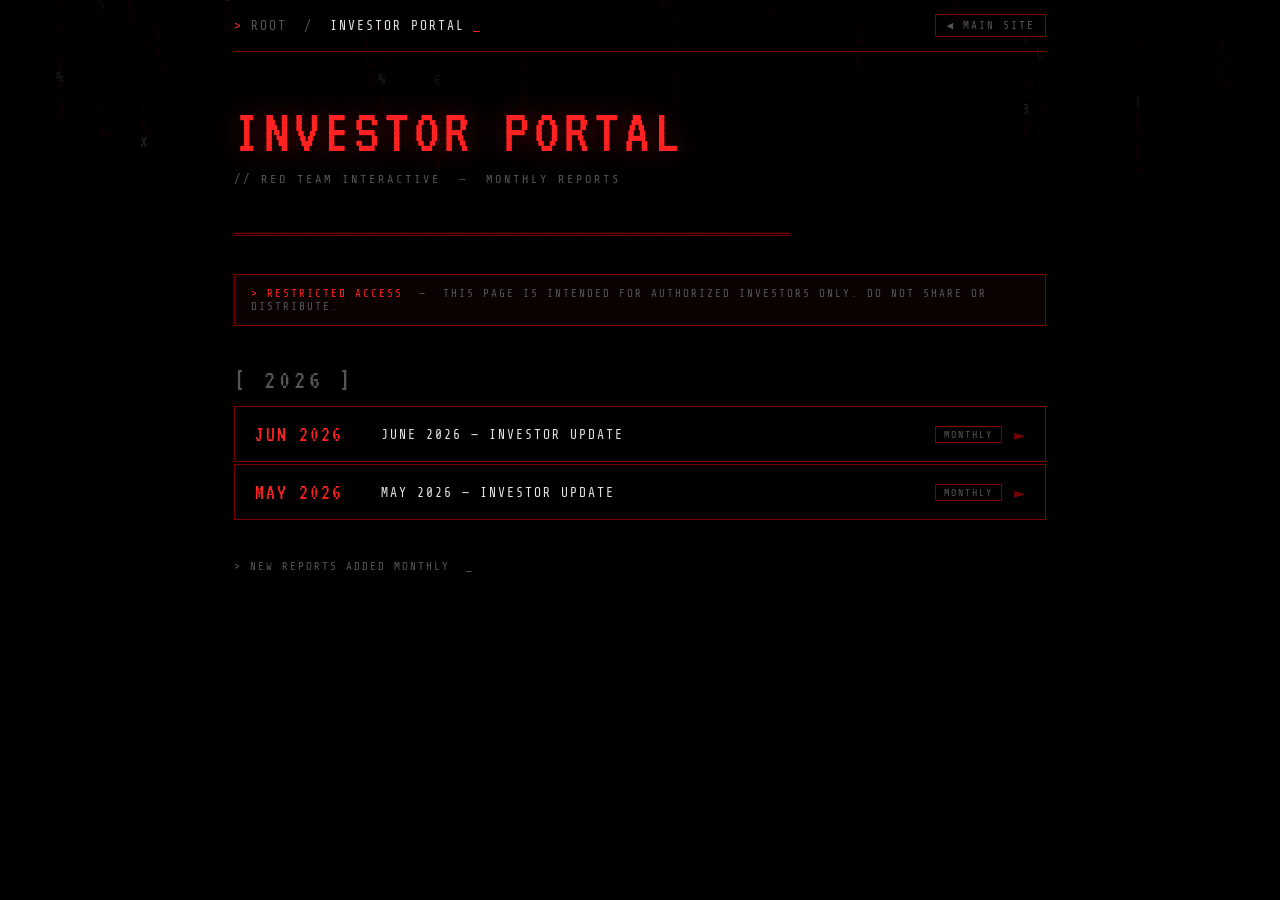
<file: investor-reports/index.html>
<!DOCTYPE html>
<html lang="en">
<head>
  <meta charset="UTF-8">
  <meta name="viewport" content="width=device-width, initial-scale=1.0">
  <title>INVESTOR PORTAL — RED TEAM INTERACTIVE</title>
  <link rel="preconnect" href="https://fonts.googleapis.com">
  <link rel="preconnect" href="https://fonts.gstatic.com" crossorigin>
  <link href="https://fonts.googleapis.com/css2?family=VT323&family=Share+Tech+Mono&display=swap" rel="stylesheet">
  <link rel="icon" type="image/svg+xml" href="../assets/favicon.svg">
  <style>
    *, *::before, *::after { box-sizing: border-box; margin: 0; padding: 0; }

    :root {
      --bg:      #000000;
      --red:     #ff2222;
      --red-dim: #7a0000;
      --white:   #e4e4e4;
      --dim:     #555555;
      --font-hud:  'VT323', monospace;
      --font-mono: 'Share Tech Mono', monospace;
    }

    body {
      background: var(--bg);
      color: var(--white);
      font-family: var(--font-mono);
      min-height: 100vh;
      overflow-x: hidden;
    }

    canvas#bg-canvas {
      position: fixed; inset: 0;
      z-index: 0;
      pointer-events: none;
      opacity: 0.28;
    }

    #scanlines {
      position: fixed; inset: 0;
      z-index: 1;
      pointer-events: none;
      background: repeating-linear-gradient(
        to bottom,
        transparent 0px, transparent 2px,
        rgba(0,0,0,0.13) 2px, rgba(0,0,0,0.13) 4px
      );
    }

    .page {
      position: relative;
      z-index: 2;
      max-width: 860px;
      margin: 0 auto;
      padding: 0 24px 60px;
    }

    /* ── HEADER ── */
    header {
      display: flex;
      justify-content: space-between;
      align-items: center;
      padding: 14px 0;
      border-bottom: 1px solid var(--red-dim);
      margin-bottom: 48px;
      gap: 12px;
    }
    .header-left {
      display: flex;
      align-items: center;
      gap: 8px;
      font-size: 13px;
      letter-spacing: 2px;
    }
    .red { color: var(--red); }
    .dim { color: var(--dim); }
    .back-link {
      color: var(--dim);
      text-decoration: none;
      font-size: 11px;
      letter-spacing: 2px;
      border: 1px solid var(--red-dim);
      padding: 4px 10px;
      transition: color 0.2s, border-color 0.2s;
      white-space: nowrap;
    }
    .back-link:hover { color: var(--red); border-color: var(--red); }

    /* ── HERO ── */
    .hero { margin-bottom: 40px; }
    .hero-title {
      font-family: var(--font-hud);
      font-size: clamp(36px, 6vw, 64px);
      color: var(--red);
      letter-spacing: 4px;
      line-height: 1;
      margin-bottom: 8px;
      text-shadow: 0 0 30px rgba(255,34,34,0.4);
    }
    .hero-sub {
      font-size: 12px;
      color: var(--dim);
      letter-spacing: 3px;
    }

    .rul {
      color: var(--red-dim);
      letter-spacing: 0;
      font-size: 14px;
      margin-bottom: 32px;
      overflow: hidden;
      white-space: nowrap;
    }

    /* ── RESTRICTED NOTICE ── */
    .notice {
      border: 1px solid var(--red-dim);
      background: rgba(255,34,34,0.04);
      padding: 12px 16px;
      font-size: 11px;
      color: var(--dim);
      letter-spacing: 2px;
      margin-bottom: 40px;
    }
    .notice span { color: var(--red); }

    /* ── YEAR LABEL ── */
    .year-label {
      font-family: var(--font-hud);
      font-size: 28px;
      color: var(--dim);
      letter-spacing: 4px;
      margin-bottom: 12px;
    }

    /* ── REPORT LIST ── */
    .report-list { display: flex; flex-direction: column; gap: 2px; margin-bottom: 40px; }

    .report-entry {
      display: flex;
      align-items: center;
      justify-content: space-between;
      gap: 16px;
      padding: 16px 20px;
      border: 1px solid var(--red-dim);
      background: rgba(0,0,0,0.82);
      text-decoration: none;
      color: var(--white);
      transition: background 0.15s, border-color 0.15s, box-shadow 0.15s;
    }
    .report-entry:hover {
      background: rgba(15,0,0,0.92);
      border-color: var(--red);
      box-shadow: 0 0 16px rgba(255,34,34,0.15);
    }
    .report-entry-left { display: flex; align-items: center; gap: 16px; }
    .report-date {
      font-family: var(--font-hud);
      font-size: 22px;
      color: var(--red);
      letter-spacing: 2px;
      min-width: 110px;
    }
    .report-name {
      font-size: 13px;
      letter-spacing: 2px;
      color: var(--white);
    }
    .report-tag {
      font-size: 10px;
      color: var(--dim);
      letter-spacing: 2px;
      border: 1px solid var(--red-dim);
      padding: 2px 8px;
    }
    .report-arrow {
      font-size: 18px;
      color: var(--red-dim);
      transition: color 0.15s;
    }
    .report-entry:hover .report-arrow { color: var(--red); }

    /* cursor blink */
    .cursor { display: inline-block; animation: blink 1s step-end infinite; }
    @keyframes blink { 0%,100%{opacity:1} 50%{opacity:0} }
  </style>
</head>
<body>

  <canvas id="bg-canvas"></canvas>
  <div id="scanlines"></div>

  <div class="page">
    <header>
      <div class="header-left">
        <span class="red">&gt;</span>
        <span style="color:var(--dim);">ROOT</span>
        <span class="dim">&nbsp;/&nbsp;</span>
        <span style="color:var(--white); letter-spacing:2px;">INVESTOR PORTAL</span>
        <span class="cursor red" style="color:var(--red);">_</span>
      </div>
      <a class="back-link" href="/">&#9664;&nbsp;MAIN SITE</a>
    </header>

    <div class="hero">
      <div class="hero-title">INVESTOR PORTAL</div>
      <div class="hero-sub">// RED TEAM INTERACTIVE &nbsp;&mdash;&nbsp; MONTHLY REPORTS</div>
    </div>

    <div class="rul">&#9552;&#9552;&#9552;&#9552;&#9552;&#9552;&#9552;&#9552;&#9552;&#9552;&#9552;&#9552;&#9552;&#9552;&#9552;&#9552;&#9552;&#9552;&#9552;&#9552;&#9552;&#9552;&#9552;&#9552;&#9552;&#9552;&#9552;&#9552;&#9552;&#9552;&#9552;&#9552;&#9552;&#9552;&#9552;&#9552;&#9552;&#9552;&#9552;&#9552;&#9552;&#9552;&#9552;&#9552;&#9552;&#9552;&#9552;&#9552;&#9552;&#9552;&#9552;&#9552;&#9552;&#9552;&#9552;&#9552;&#9552;&#9552;&#9552;&#9552;&#9552;&#9552;&#9552;&#9552;&#9552;&#9552;</div>

    <div class="notice">
      <span>&gt; RESTRICTED ACCESS</span> &nbsp;—&nbsp; THIS PAGE IS INTENDED FOR AUTHORIZED INVESTORS ONLY. DO NOT SHARE OR DISTRIBUTE.
    </div>

    <div class="year-label">[ 2026 ]</div>

    <div class="report-list">

      <a class="report-entry" href="june-2026.html">
        <div class="report-entry-left">
          <div class="report-date">JUN 2026</div>
          <div>
            <div class="report-name">JUNE 2026 — INVESTOR UPDATE</div>
          </div>
        </div>
        <div style="display:flex;align-items:center;gap:12px;">
          <span class="report-tag">MONTHLY</span>
          <span class="report-arrow">&#9658;</span>
        </div>
      </a>

      <a class="report-entry" href="may-2026.html">
        <div class="report-entry-left">
          <div class="report-date">MAY 2026</div>
          <div>
            <div class="report-name">MAY 2026 — INVESTOR UPDATE</div>
          </div>
        </div>
        <div style="display:flex;align-items:center;gap:12px;">
          <span class="report-tag">MONTHLY</span>
          <span class="report-arrow">&#9658;</span>
        </div>
      </a>

    </div>

    <div style="font-size:11px; color:var(--dim); letter-spacing:2px;">
      &gt; NEW REPORTS ADDED MONTHLY &nbsp;<span class="cursor" style="color:var(--dim);">_</span>
    </div>
  </div>

  <script src="../js/bg.js"></script>
</body>
</html>
</file>
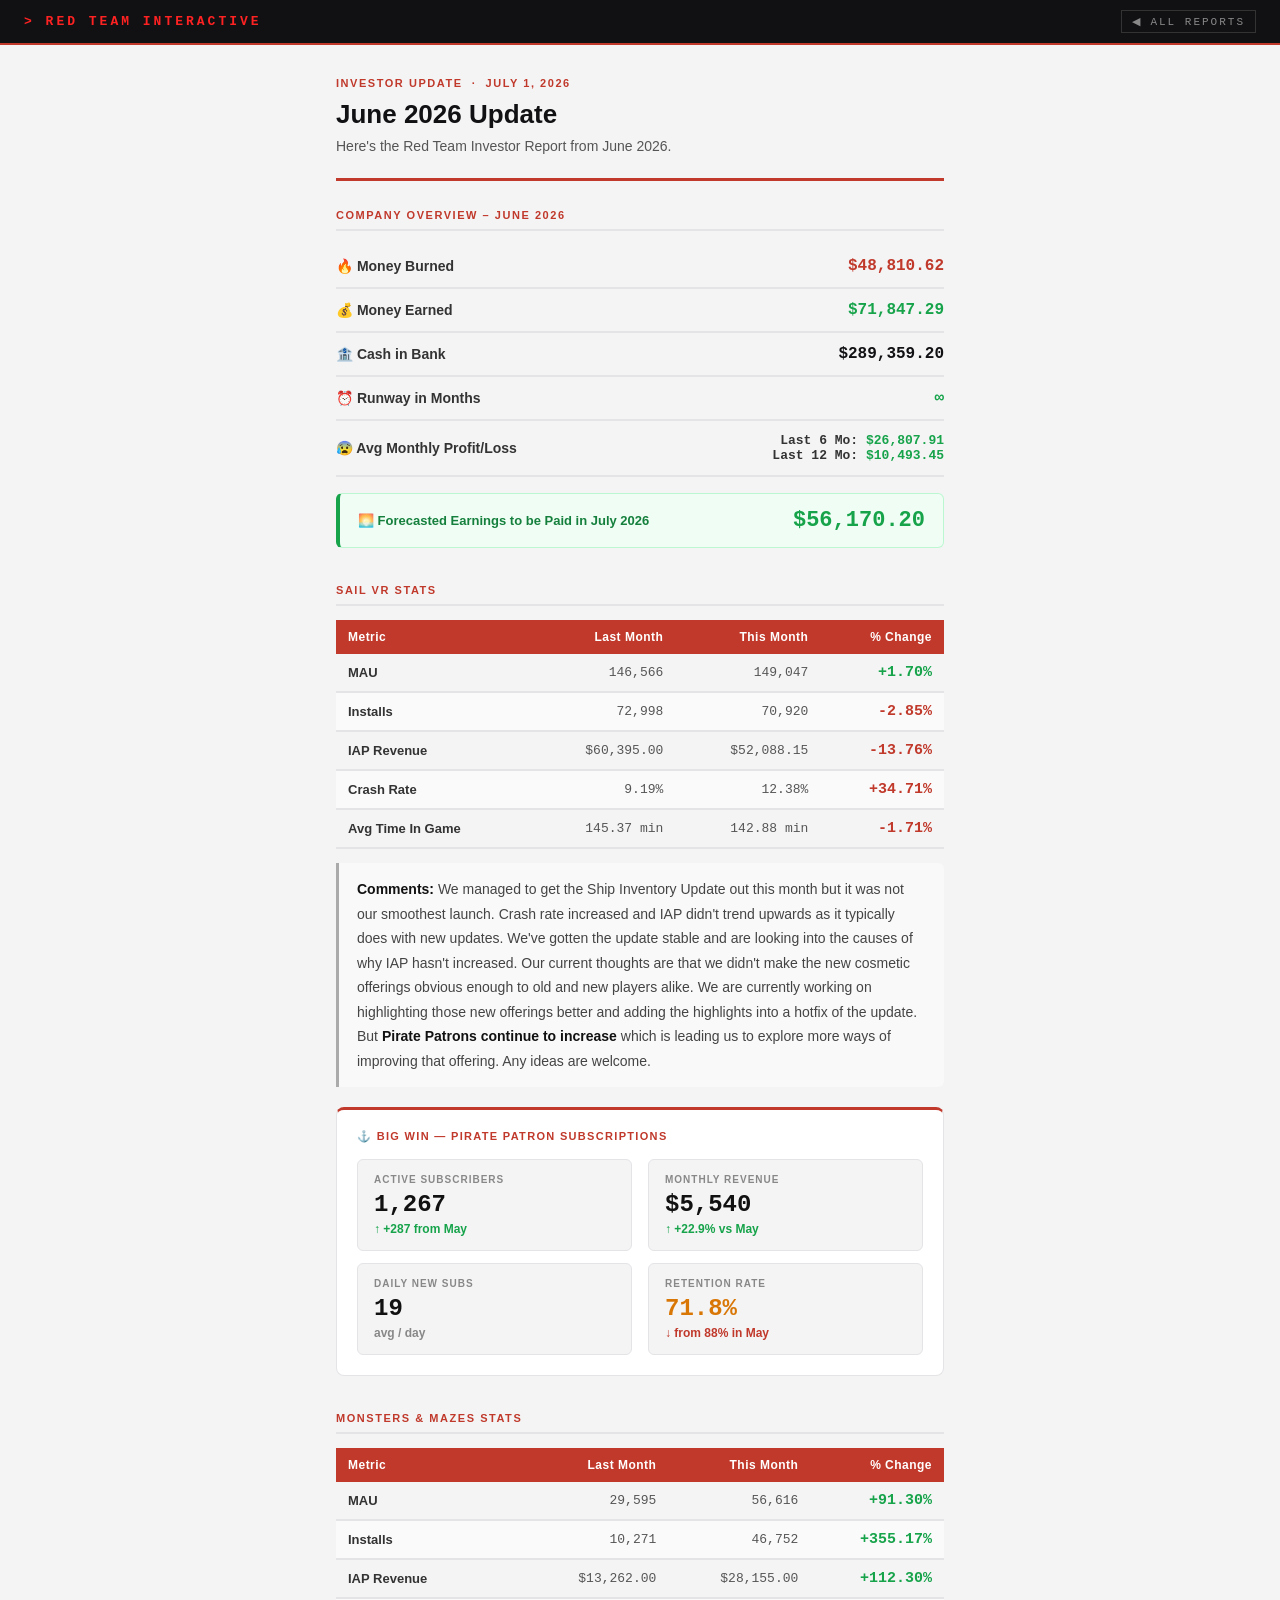
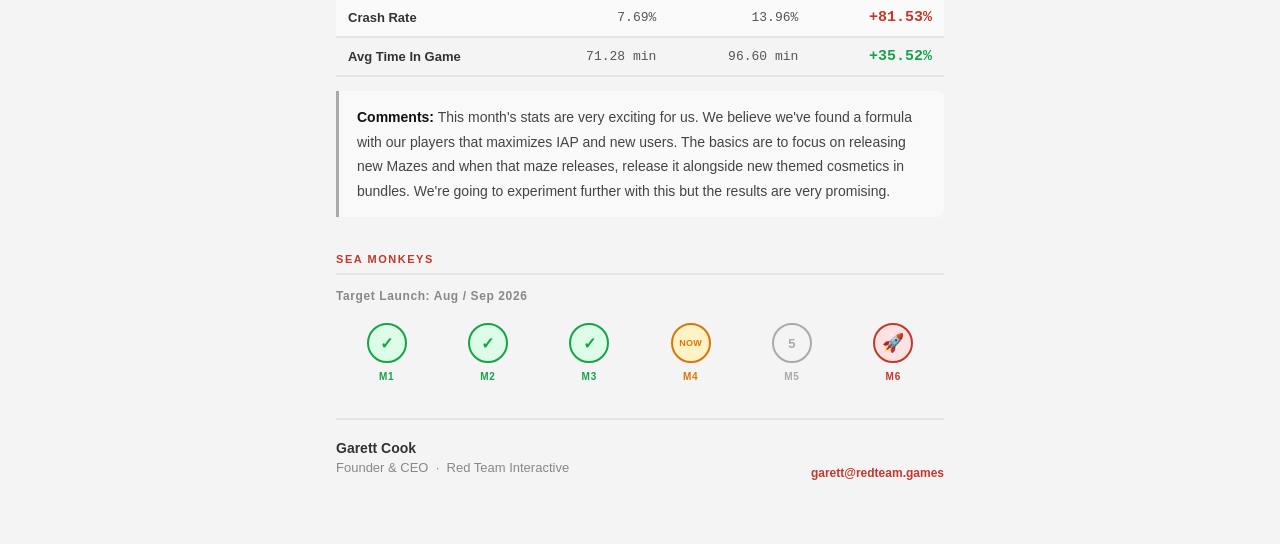
<file: investor-reports/june-2026.html>
<!DOCTYPE html>
<html lang="en">
<head>
  <meta charset="UTF-8">
  <meta name="viewport" content="width=device-width, initial-scale=1.0">
  <title>June 2026 Investor Update — Red Team Interactive</title>
  <link rel="icon" type="image/svg+xml" href="../assets/favicon.svg">
  <style>
    *, *::before, *::after { box-sizing: border-box; margin: 0; padding: 0; }
    body { background: #f4f4f5; font-family: Arial, Helvetica, sans-serif; font-size: 15px; color: #111114; }

    /* ── NAV BAR ── */
    .rti-nav {
      background: #111114;
      padding: 10px 24px;
      display: flex;
      align-items: center;
      justify-content: space-between;
      border-bottom: 2px solid #c0392b;
    }
    .rti-nav-logo {
      font-family: 'Courier New', monospace;
      font-size: 13px;
      font-weight: 700;
      color: #ff2222;
      letter-spacing: 3px;
    }
    .rti-nav a {
      font-family: 'Courier New', monospace;
      font-size: 11px;
      color: #888;
      text-decoration: none;
      letter-spacing: 2px;
      border: 1px solid #333;
      padding: 4px 10px;
      transition: color 0.2s, border-color 0.2s;
    }
    .rti-nav a:hover { color: #ff2222; border-color: #ff2222; }

    /* ── REPORT BODY ── */
    .report { max-width: 640px; margin: 0 auto; padding: 32px 16px 48px; }

    /* HEADER */
    .rpt-header { padding-bottom: 24px; margin-bottom: 28px; border-bottom: 3px solid #c0392b; }
    .rpt-eyebrow { font-size: 11px; letter-spacing: 0.14em; text-transform: uppercase; color: #c0392b; margin-bottom: 10px; font-weight: 700; }
    .rpt-title { font-size: 26px; font-weight: 800; color: #111114; line-height: 1.2; margin: 0 0 8px; }
    .rpt-sub { color: #555; font-size: 14px; }

    /* SECTION */
    .rpt-section { margin-bottom: 36px; }
    .rpt-section-label { font-size: 11px; font-weight: 700; letter-spacing: 0.14em; text-transform: uppercase; color: #c0392b; padding-bottom: 8px; margin-bottom: 14px; border-bottom: 2px solid #e4e4e7; }

    /* TABLES */
    table { width: 100%; border-collapse: collapse; }
    .stats-table { font-size: 13px; }
    .stats-table thead tr { background: #c0392b; }
    .stats-table thead th { padding: 10px 12px; text-align: left; color: #fff; font-weight: 700; font-size: 12px; letter-spacing: 0.04em; }
    .stats-table thead th:not(:first-child) { text-align: right; }
    .stats-table tbody td { padding: 10px 12px; border-bottom: 2px solid #e4e4e7; }
    .stats-table tbody td:not(:first-child) { text-align: right; font-family: monospace; }
    .stats-table tbody tr:nth-child(even) { background: #fafafa; }
    .stats-table .metric { font-weight: 700; color: #333; }
    .stats-table .val { color: #555; }
    .stats-table .up { font-weight: 800; font-size: 15px; color: #16a34a; }
    .stats-table .down { font-weight: 800; font-size: 15px; color: #c0392b; }

    .overview-row { border-bottom: 2px solid #e4e4e7; }
    .overview-row td { padding: 12px 0; }
    .overview-label { font-size: 14px; font-weight: 700; color: #333; }
    .overview-val { font-size: 16px; font-weight: 800; font-family: monospace; text-align: right; }

    /* CALLOUT BOXES */
    .callout-green { background: #f0fdf4; border: 1px solid #bbf7d0; border-left: 4px solid #16a34a; border-radius: 6px; padding: 14px 18px; margin-top: 16px; }
    .callout-green .callout-label { font-size: 13px; font-weight: 700; color: #15803d; }
    .callout-green .callout-val { font-size: 22px; font-weight: 800; color: #16a34a; font-family: monospace; text-align: right; }

    .comment-block { background: #f9f9f9; border-left: 3px solid #aaa; border-radius: 0 6px 6px 0; padding: 14px 18px; margin-top: 14px; margin-bottom: 20px; font-size: 14px; color: #444; line-height: 1.75; }

    /* BIG WIN CARD */
    .big-win-card { background: #fff; border: 1px solid #e4e4e7; border-top: 3px solid #c0392b; border-radius: 8px; padding: 20px; }
    .big-win-label { font-size: 11px; font-weight: 700; letter-spacing: 0.12em; text-transform: uppercase; color: #c0392b; margin-bottom: 16px; }
    .stat-card { background: #f4f4f5; border: 1px solid #e4e4e7; border-radius: 6px; padding: 14px 16px; }
    .stat-card-label { font-size: 10px; letter-spacing: 0.1em; text-transform: uppercase; color: #888; margin-bottom: 6px; font-weight: 700; }
    .stat-card-val { font-size: 24px; font-weight: 800; color: #111; margin-bottom: 4px; font-family: monospace; }
    .stat-card-sub-green { color: #16a34a; font-size: 12px; font-weight: 700; }
    .stat-card-sub-red { color: #c0392b; font-size: 12px; font-weight: 700; }
    .stat-card-sub-grey { font-size: 12px; color: #888; font-weight: 600; }
    .stat-card-sub-amber { color: #d97706; font-size: 24px; font-weight: 800; font-family: monospace; margin-bottom: 4px; }

    /* MILESTONE TRACK */
    .milestone-sub { font-size: 12px; color: #888; margin-bottom: 20px; font-weight: 600; letter-spacing: 0.05em; }
    .milestone-track { display: flex; justify-content: space-around; }
    .milestone-node { display: flex; flex-direction: column; align-items: center; gap: 8px; }
    .milestone-circle { width: 40px; height: 40px; border-radius: 50%; display: flex; align-items: center; justify-content: center; font-size: 16px; font-weight: 800; }
    .m-done { background: #dcfce7; border: 2px solid #16a34a; color: #16a34a; }
    .m-now { background: #fef3c7; border: 2px solid #d97706; color: #d97706; font-size: 9px; letter-spacing: 0.02em; }
    .m-next { background: #f4f4f5; border: 2px solid #aaa; color: #aaa; font-size: 13px; }
    .m-launch { background: #fee2e2; border: 2px solid #c0392b; font-size: 18px; }
    .milestone-lbl { font-size: 10px; letter-spacing: 0.08em; text-align: center; text-transform: uppercase; font-weight: 700; }
    .lbl-green { color: #16a34a; }
    .lbl-amber { color: #d97706; }
    .lbl-grey  { color: #aaa; }
    .lbl-red   { color: #c0392b; }

    /* FOOTER */
    .rpt-footer { padding-top: 20px; border-top: 2px solid #e4e4e7; }
    .footer-name { color: #333; display: block; font-size: 14px; font-weight: 700; }
    .footer-role { font-size: 13px; color: #888; line-height: 1.8; }
    .footer-email { font-size: 12px; color: #c0392b; text-decoration: none; font-weight: 700; }
    .footer-email:hover { text-decoration: underline; }

    @media (max-width: 600px) {
      .rti-nav { padding: 8px 12px; }
      .rti-nav-logo { font-size: 10px; letter-spacing: 1px; }
      .rti-nav a { font-size: 9px; padding: 3px 8px; letter-spacing: 1px; }

      .report { padding: 20px 12px 40px; }
      .rpt-title { font-size: 20px; }
      .rpt-eyebrow { font-size: 10px; }

      .overview-label { font-size: 12px; }
      .overview-val { font-size: 13px; }

      .callout-green table td { display: block; }
      .callout-val { text-align: left !important; font-size: 20px; }

      .stats-table { display: block; overflow-x: auto; -webkit-overflow-scrolling: touch; }
      .stats-table thead th { padding: 6px 8px; font-size: 10px; letter-spacing: 0; }
      .stats-table tbody td { padding: 8px 8px; font-size: 11px; }

      .comment-block { font-size: 13px; padding: 12px 14px; }

      .big-win-card { padding: 14px 12px; }
      .stat-card { padding: 10px 12px; }
      .stat-card-val { font-size: 18px; }
      .stat-card-sub-amber { font-size: 18px; }

      .milestone-track { gap: 0; }
      .milestone-circle { width: 28px; height: 28px; font-size: 12px; }
      .m-now { font-size: 7px; }
      .milestone-lbl { font-size: 7px; }

      .rpt-footer table, .rpt-footer table tbody,
      .rpt-footer table tr { display: flex; flex-direction: column; gap: 6px; }
      .rpt-footer table td { display: block; text-align: left !important; }
    }
  </style>
</head>
<body>

  <!-- RTI NAV -->
  <div class="rti-nav">
    <div class="rti-nav-logo">&gt; RED TEAM INTERACTIVE</div>
    <a href="index.html">&#9664;&nbsp;ALL REPORTS</a>
  </div>

  <div class="report">

    <!-- HEADER -->
    <div class="rpt-header">
      <div class="rpt-eyebrow">Investor Update &nbsp;·&nbsp; July 1, 2026</div>
      <h1 class="rpt-title">June 2026 Update</h1>
      <p class="rpt-sub">Here's the Red Team Investor Report from June 2026.</p>
    </div>

    <!-- COMPANY OVERVIEW -->
    <div class="rpt-section">
      <div class="rpt-section-label">Company Overview – June 2026</div>
      <table>
        <tr class="overview-row">
          <td class="overview-label">🔥 Money Burned</td>
          <td class="overview-val" style="color:#c0392b;">$48,810.62</td>
        </tr>
        <tr class="overview-row">
          <td class="overview-label">💰 Money Earned</td>
          <td class="overview-val" style="color:#16a34a;">$71,847.29</td>
        </tr>
        <tr class="overview-row">
          <td class="overview-label">🏦 Cash in Bank</td>
          <td class="overview-val" style="color:#111114;">$289,359.20</td>
        </tr>
        <tr class="overview-row">
          <td class="overview-label">⏰ Runway in Months</td>
          <td class="overview-val" style="color:#16a34a;">∞</td>
        </tr>
        <tr class="overview-row">
          <td class="overview-label">😰 Avg Monthly Profit/Loss</td>
          <td class="overview-val" style="font-size:13px; color:#333;">
            Last 6 Mo: <span style="color:#16a34a;">$26,807.91</span><br>
            Last 12 Mo: <span style="color:#16a34a;">$10,493.45</span>
          </td>
        </tr>
      </table>
      <div class="callout-green">
        <table>
          <tr>
            <td class="callout-label">🌅 Forecasted Earnings to be Paid in July 2026</td>
            <td class="callout-val">$56,170.20</td>
          </tr>
        </table>
      </div>
    </div>

    <!-- SAIL VR -->
    <div class="rpt-section">
      <div class="rpt-section-label">Sail VR Stats</div>
      <table class="stats-table">
        <thead>
          <tr>
            <th>Metric</th>
            <th style="text-align:right;">Last Month</th>
            <th style="text-align:right;">This Month</th>
            <th style="text-align:right;">% Change</th>
          </tr>
        </thead>
        <tbody>
          <tr>
            <td class="metric">MAU</td>
            <td class="val">146,566</td>
            <td class="val">149,047</td>
            <td class="up">+1.70%</td>
          </tr>
          <tr>
            <td class="metric">Installs</td>
            <td class="val">72,998</td>
            <td class="val">70,920</td>
            <td class="down">-2.85%</td>
          </tr>
          <tr>
            <td class="metric">IAP Revenue</td>
            <td class="val">$60,395.00</td>
            <td class="val">$52,088.15</td>
            <td class="down">-13.76%</td>
          </tr>
          <tr>
            <td class="metric">Crash Rate</td>
            <td class="val">9.19%</td>
            <td class="val">12.38%</td>
            <td class="down">+34.71%</td>
          </tr>
          <tr>
            <td class="metric">Avg Time In Game</td>
            <td class="val">145.37 min</td>
            <td class="val">142.88 min</td>
            <td class="down">-1.71%</td>
          </tr>
        </tbody>
      </table>

      <div class="comment-block">
        <strong style="color:#111;">Comments:</strong> We managed to get the Ship Inventory Update out this month but it was not our smoothest launch. Crash rate increased and IAP didn't trend upwards as it typically does with new updates. We've gotten the update stable and are looking into the causes of why IAP hasn't increased. Our current thoughts are that we didn't make the new cosmetic offerings obvious enough to old and new players alike. We are currently working on highlighting those new offerings better and adding the highlights into a hotfix of the update. But <strong style="color:#111;">Pirate Patrons continue to increase</strong> which is leading us to explore more ways of improving that offering. Any ideas are welcome.
      </div>

      <!-- PIRATE PATRON BIG WIN -->
      <div class="big-win-card">
        <div class="big-win-label">⚓ Big Win — Pirate Patron Subscriptions</div>
        <table>
          <tr>
            <td width="50%" style="padding:0 8px 12px 0; vertical-align:top;">
              <div class="stat-card">
                <div class="stat-card-label">Active Subscribers</div>
                <div class="stat-card-val">1,267</div>
                <div class="stat-card-sub-green">↑ +287 from May</div>
              </div>
            </td>
            <td width="50%" style="padding:0 0 12px 8px; vertical-align:top;">
              <div class="stat-card">
                <div class="stat-card-label">Monthly Revenue</div>
                <div class="stat-card-val">$5,540</div>
                <div class="stat-card-sub-green">↑ +22.9% vs May</div>
              </div>
            </td>
          </tr>
          <tr>
            <td width="50%" style="padding:0 8px 0 0; vertical-align:top;">
              <div class="stat-card">
                <div class="stat-card-label">Daily New Subs</div>
                <div class="stat-card-val">19</div>
                <div class="stat-card-sub-grey">avg / day</div>
              </div>
            </td>
            <td width="50%" style="padding:0 0 0 8px; vertical-align:top;">
              <div class="stat-card">
                <div class="stat-card-label">Retention Rate</div>
                <div class="stat-card-sub-amber">71.8%</div>
                <div class="stat-card-sub-red">↓ from 88% in May</div>
              </div>
            </td>
          </tr>
        </table>
      </div>
    </div>

    <!-- MONSTERS & MAZES -->
    <div class="rpt-section">
      <div class="rpt-section-label">Monsters &amp; Mazes Stats</div>
      <table class="stats-table">
        <thead>
          <tr>
            <th>Metric</th>
            <th style="text-align:right;">Last Month</th>
            <th style="text-align:right;">This Month</th>
            <th style="text-align:right;">% Change</th>
          </tr>
        </thead>
        <tbody>
          <tr>
            <td class="metric">MAU</td>
            <td class="val">29,595</td>
            <td class="val">56,616</td>
            <td class="up">+91.30%</td>
          </tr>
          <tr>
            <td class="metric">Installs</td>
            <td class="val">10,271</td>
            <td class="val">46,752</td>
            <td class="up">+355.17%</td>
          </tr>
          <tr>
            <td class="metric">IAP Revenue</td>
            <td class="val">$13,262.00</td>
            <td class="val">$28,155.00</td>
            <td class="up">+112.30%</td>
          </tr>
          <tr>
            <td class="metric">Crash Rate</td>
            <td class="val">7.69%</td>
            <td class="val">13.96%</td>
            <td class="down">+81.53%</td>
          </tr>
          <tr>
            <td class="metric">Avg Time In Game</td>
            <td class="val">71.28 min</td>
            <td class="val">96.60 min</td>
            <td class="up">+35.52%</td>
          </tr>
        </tbody>
      </table>
      <div class="comment-block">
        <strong style="color:#111;">Comments:</strong> This month's stats are very exciting for us. We believe we've found a formula with our players that maximizes IAP and new users. The basics are to focus on releasing new Mazes and when that maze releases, release it alongside new themed cosmetics in bundles. We're going to experiment further with this but the results are very promising.
      </div>
    </div>

    <!-- SEA MONKEYS -->
    <div class="rpt-section">
      <div class="rpt-section-label">Sea Monkeys</div>
      <div class="milestone-sub">Target Launch: Aug / Sep 2026</div>
      <div class="milestone-track">
        <div class="milestone-node">
          <div class="milestone-circle m-done">✓</div>
          <div class="milestone-lbl lbl-green">M1</div>
        </div>
        <div class="milestone-node">
          <div class="milestone-circle m-done">✓</div>
          <div class="milestone-lbl lbl-green">M2</div>
        </div>
        <div class="milestone-node">
          <div class="milestone-circle m-done">✓</div>
          <div class="milestone-lbl lbl-green">M3</div>
        </div>
        <div class="milestone-node">
          <div class="milestone-circle m-now">NOW</div>
          <div class="milestone-lbl lbl-amber">M4</div>
        </div>
        <div class="milestone-node">
          <div class="milestone-circle m-next">5</div>
          <div class="milestone-lbl lbl-grey">M5</div>
        </div>
        <div class="milestone-node">
          <div class="milestone-circle m-launch">🚀</div>
          <div class="milestone-lbl lbl-red">M6</div>
        </div>
      </div>
    </div>

    <!-- FOOTER -->
    <div class="rpt-footer">
      <table>
        <tr>
          <td style="vertical-align:bottom;">
            <strong class="footer-name">Garett Cook</strong>
            <span class="footer-role">Founder &amp; CEO &nbsp;·&nbsp; Red Team Interactive</span>
          </td>
          <td align="right" style="vertical-align:bottom;">
            <a href="mailto:garett@redteam.games" class="footer-email">garett@redteam.games</a>
          </td>
        </tr>
      </table>
    </div>

  </div>
</body>
</html>
</file>
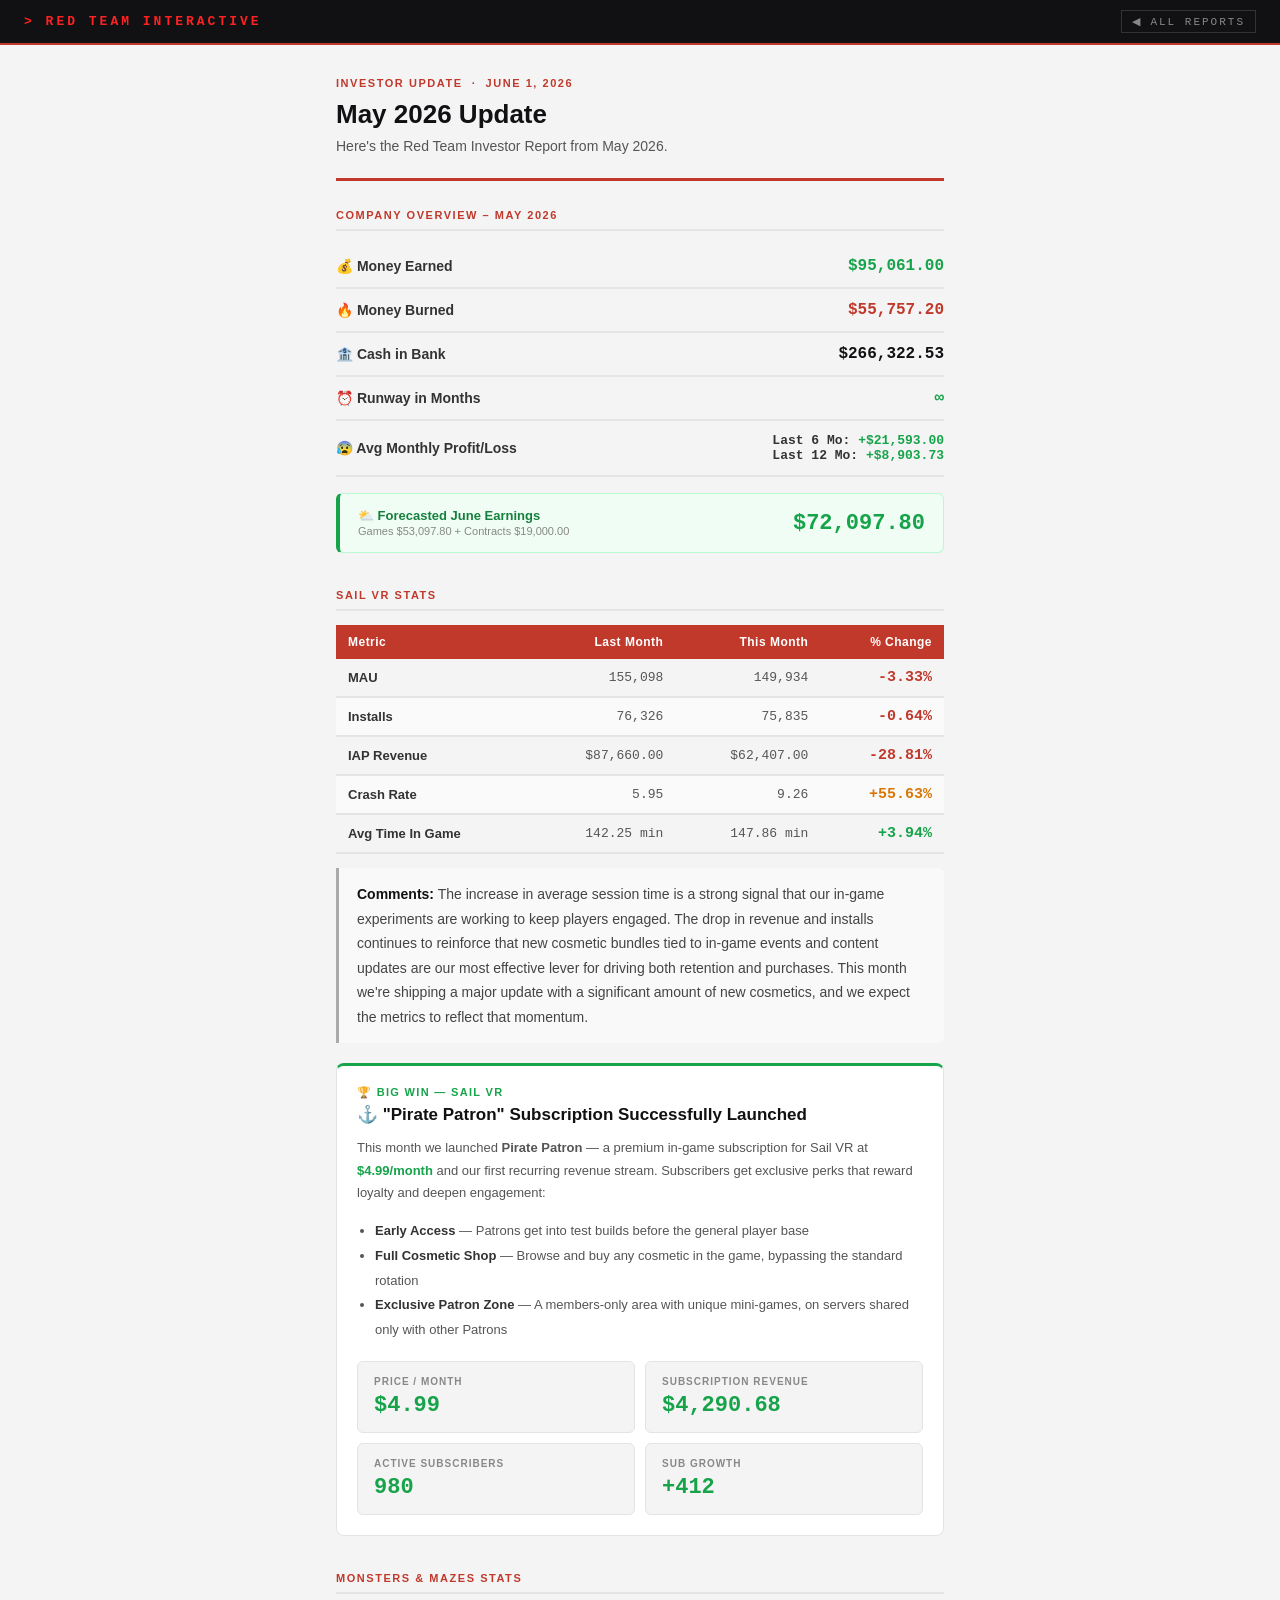
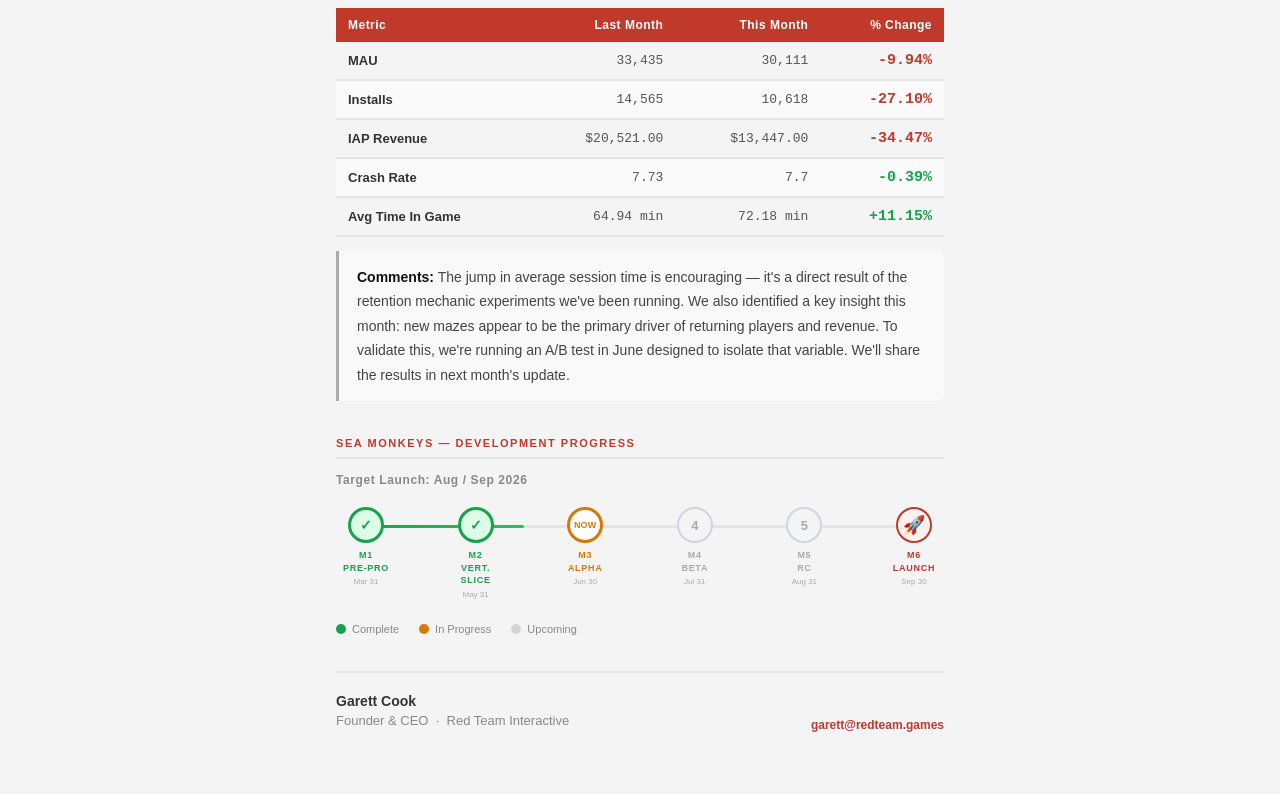
<file: investor-reports/may-2026.html>
<!DOCTYPE html>
<html lang="en">
<head>
  <meta charset="UTF-8">
  <meta name="viewport" content="width=device-width, initial-scale=1.0">
  <title>May 2026 Investor Update — Red Team Interactive</title>
  <link rel="icon" type="image/svg+xml" href="../assets/favicon.svg">
  <style>
    *, *::before, *::after { box-sizing: border-box; margin: 0; padding: 0; }
    body { background: #f4f4f5; font-family: Arial, Helvetica, sans-serif; font-size: 15px; color: #111114; }

    /* ── NAV BAR ── */
    .rti-nav {
      background: #111114;
      padding: 10px 24px;
      display: flex;
      align-items: center;
      justify-content: space-between;
      border-bottom: 2px solid #c0392b;
    }
    .rti-nav-logo {
      font-family: 'Courier New', monospace;
      font-size: 13px;
      font-weight: 700;
      color: #ff2222;
      letter-spacing: 3px;
    }
    .rti-nav a {
      font-family: 'Courier New', monospace;
      font-size: 11px;
      color: #888;
      text-decoration: none;
      letter-spacing: 2px;
      border: 1px solid #333;
      padding: 4px 10px;
      transition: color 0.2s, border-color 0.2s;
    }
    .rti-nav a:hover { color: #ff2222; border-color: #ff2222; }

    /* ── REPORT BODY ── */
    .report { max-width: 640px; margin: 0 auto; padding: 32px 16px 48px; }

    /* HEADER */
    .rpt-header { padding-bottom: 24px; margin-bottom: 28px; border-bottom: 3px solid #c0392b; }
    .rpt-eyebrow { font-size: 11px; letter-spacing: 0.14em; text-transform: uppercase; color: #c0392b; margin-bottom: 10px; font-weight: 700; }
    .rpt-title { font-size: 26px; font-weight: 800; color: #111114; line-height: 1.2; margin: 0 0 8px; }
    .rpt-sub { color: #555; font-size: 14px; }

    /* SECTION */
    .rpt-section { margin-bottom: 36px; }
    .rpt-section-label { font-size: 11px; font-weight: 700; letter-spacing: 0.14em; text-transform: uppercase; color: #c0392b; padding-bottom: 8px; margin-bottom: 14px; border-bottom: 2px solid #e4e4e7; }

    /* TABLES */
    table { width: 100%; border-collapse: collapse; }
    .stats-table { font-size: 13px; }
    .stats-table thead tr { background: #c0392b; }
    .stats-table thead th { padding: 10px 12px; text-align: left; color: #fff; font-weight: 700; font-size: 12px; letter-spacing: 0.04em; }
    .stats-table thead th:not(:first-child) { text-align: right; }
    .stats-table tbody td { padding: 10px 12px; border-bottom: 2px solid #e4e4e7; }
    .stats-table tbody td:not(:first-child) { text-align: right; font-family: monospace; }
    .stats-table tbody tr:nth-child(even) { background: #fafafa; }
    .stats-table .metric { font-weight: 700; color: #333; }
    .stats-table .val { color: #555; }
    .stats-table .up { font-weight: 800; font-size: 15px; color: #16a34a; }
    .stats-table .down { font-weight: 800; font-size: 15px; color: #c0392b; }
    .stats-table .warn { font-weight: 800; font-size: 15px; color: #d97706; }

    .overview-row { border-bottom: 2px solid #e4e4e7; }
    .overview-row td { padding: 12px 0; }
    .overview-label { font-size: 14px; font-weight: 700; color: #333; }
    .overview-val { font-size: 16px; font-weight: 800; font-family: monospace; text-align: right; }

    /* CALLOUT BOXES */
    .callout-green { background: #f0fdf4; border: 1px solid #bbf7d0; border-left: 4px solid #16a34a; border-radius: 6px; padding: 14px 18px; margin-top: 16px; }
    .callout-green .callout-label { font-size: 13px; font-weight: 700; color: #15803d; }
    .callout-green .callout-val { font-size: 22px; font-weight: 800; color: #16a34a; font-family: monospace; text-align: right; }

    .comment-block { background: #f9f9f9; border-left: 3px solid #aaa; border-radius: 0 6px 6px 0; padding: 14px 18px; margin-top: 14px; margin-bottom: 20px; font-size: 14px; color: #444; line-height: 1.75; }

    /* BIG WIN CARD */
    .big-win-card { background: #fff; border: 1px solid #e4e4e7; border-top: 3px solid #16a34a; border-radius: 8px; padding: 20px; }
    .big-win-label { font-size: 11px; font-weight: 700; letter-spacing: 0.12em; text-transform: uppercase; color: #16a34a; margin-bottom: 4px; }
    .big-win-title { font-size: 17px; font-weight: 800; color: #111; margin-bottom: 10px; line-height: 1.4; }
    .big-win-desc { font-size: 13px; color: #555; line-height: 1.75; margin-bottom: 14px; }
    .big-win-list { font-size: 13px; color: #555; line-height: 1.9; margin-bottom: 18px; padding-left: 18px; }
    .big-win-list li strong { color: #333; }
    .stat-grid-2 { display: grid; grid-template-columns: 1fr 1fr; gap: 10px; }
    .stat-card { background: #f4f4f5; border: 1px solid #e4e4e7; border-radius: 6px; padding: 14px 16px; }
    .stat-card-label { font-size: 10px; letter-spacing: 0.1em; text-transform: uppercase; color: #888; margin-bottom: 6px; font-weight: 700; }
    .stat-card-val { font-size: 22px; font-weight: 800; color: #16a34a; font-family: monospace; }

    /* MILESTONE TRACK */
    .milestone-sub { font-size: 12px; color: #888; margin-bottom: 20px; font-weight: 600; letter-spacing: 0.05em; }
    .milestone-wrap { position: relative; margin-bottom: 24px; }
    .milestone-track-line { position: absolute; top: 18px; left: 18px; right: 18px; height: 3px; background: #e4e4e7; z-index: 0; }
    .milestone-fill { position: absolute; top: 18px; left: 18px; height: 3px; background: linear-gradient(90deg, #16a34a, #22c55e); z-index: 1; border-radius: 2px; }
    .milestone-nodes { display: flex; justify-content: space-between; position: relative; z-index: 2; }
    .milestone-node { display: flex; flex-direction: column; align-items: center; width: 60px; }
    .milestone-circle { width: 36px; height: 36px; border-radius: 50%; display: flex; align-items: center; justify-content: center; font-size: 16px; font-weight: 800; margin-bottom: 6px; }
    .milestone-lbl { font-size: 9px; letter-spacing: 0.08em; text-align: center; text-transform: uppercase; font-weight: 700; line-height: 1.4; }
    .milestone-date { font-size: 8px; color: #aaa; margin-top: 3px; }
    .m-done { background: #dcfce7; border: 3px solid #16a34a; color: #16a34a; font-size: 14px; }
    .m-now { background: #fff; border: 3px solid #d97706; color: #d97706; font-size: 9px; letter-spacing: 0.02em; }
    .m-next { background: #f4f4f5; border: 2px solid #d1d5db; color: #aaa; font-size: 13px; }
    .m-launch { background: #fff0f0; border: 2px solid #c0392b; font-size: 18px; }
    .lbl-green { color: #16a34a; }
    .lbl-amber { color: #d97706; }
    .lbl-grey  { color: #aaa; }
    .lbl-red   { color: #c0392b; }

    .legend { display: flex; gap: 20px; margin-top: 16px; }
    .legend-item { display: flex; align-items: center; gap: 6px; font-size: 11px; color: #888; }
    .legend-dot { width: 10px; height: 10px; border-radius: 50%; }

    /* FOOTER */
    .rpt-footer { padding-top: 20px; border-top: 2px solid #e4e4e7; }
    .footer-name { color: #333; display: block; font-size: 14px; font-weight: 700; }
    .footer-role { font-size: 13px; color: #888; line-height: 1.8; }
    .footer-email { font-size: 12px; color: #c0392b; text-decoration: none; font-weight: 700; }
    .footer-email:hover { text-decoration: underline; }

    @media (max-width: 600px) {
      .rti-nav { padding: 8px 12px; }
      .rti-nav-logo { font-size: 10px; letter-spacing: 1px; }
      .rti-nav a { font-size: 9px; padding: 3px 8px; letter-spacing: 1px; }

      .report { padding: 20px 12px 40px; }
      .rpt-title { font-size: 20px; }
      .rpt-eyebrow { font-size: 10px; }

      .overview-label { font-size: 12px; }
      .overview-val { font-size: 13px; }

      .callout-green table td { display: block; }
      .callout-val { text-align: left !important; font-size: 20px; }
      .callout-label { font-size: 12px; }

      .stats-table { display: block; overflow-x: auto; -webkit-overflow-scrolling: touch; }
      .stats-table thead th { padding: 6px 8px; font-size: 10px; letter-spacing: 0; }
      .stats-table tbody td { padding: 8px 8px; font-size: 11px; }

      .comment-block { font-size: 13px; padding: 12px 14px; }

      .big-win-card { padding: 14px 12px; }
      .big-win-title { font-size: 15px; }
      .big-win-desc, .big-win-list { font-size: 12px; }
      .stat-card { padding: 10px 12px; }
      .stat-card-val { font-size: 18px; }
      .stat-grid-2 { gap: 8px; }

      .milestone-node { width: 44px; }
      .milestone-circle { width: 28px; height: 28px; font-size: 12px; }
      .m-now { font-size: 7px; }
      .milestone-lbl { font-size: 7px; }
      .milestone-date { font-size: 6px; }

      .rpt-footer table, .rpt-footer table tbody,
      .rpt-footer table tr { display: flex; flex-direction: column; gap: 6px; }
      .rpt-footer table td { display: block; text-align: left !important; }
    }
  </style>
</head>
<body>

  <!-- RTI NAV -->
  <div class="rti-nav">
    <div class="rti-nav-logo">&gt; RED TEAM INTERACTIVE</div>
    <a href="index.html">&#9664;&nbsp;ALL REPORTS</a>
  </div>

  <div class="report">

    <!-- HEADER -->
    <div class="rpt-header">
      <div class="rpt-eyebrow">Investor Update &nbsp;·&nbsp; June 1, 2026</div>
      <h1 class="rpt-title">May 2026 Update</h1>
      <p class="rpt-sub">Here's the Red Team Investor Report from May 2026.</p>
    </div>

    <!-- COMPANY OVERVIEW -->
    <div class="rpt-section">
      <div class="rpt-section-label">Company Overview – May 2026</div>
      <table>
        <tr class="overview-row">
          <td class="overview-label">💰 Money Earned</td>
          <td class="overview-val" style="color:#16a34a;">$95,061.00</td>
        </tr>
        <tr class="overview-row">
          <td class="overview-label">🔥 Money Burned</td>
          <td class="overview-val" style="color:#c0392b;">$55,757.20</td>
        </tr>
        <tr class="overview-row">
          <td class="overview-label">🏦 Cash in Bank</td>
          <td class="overview-val" style="color:#111114;">$266,322.53</td>
        </tr>
        <tr class="overview-row">
          <td class="overview-label">⏰ Runway in Months</td>
          <td class="overview-val" style="color:#16a34a;">∞</td>
        </tr>
        <tr class="overview-row">
          <td class="overview-label">😰 Avg Monthly Profit/Loss</td>
          <td class="overview-val" style="font-size:13px; color:#333;">
            Last 6 Mo: <span style="color:#16a34a;">+$21,593.00</span><br>
            Last 12 Mo: <span style="color:#16a34a;">+$8,903.73</span>
          </td>
        </tr>
      </table>
      <div class="callout-green">
        <table>
          <tr>
            <td class="callout-label">⛅ Forecasted June Earnings<br><span style="font-size:11px;font-weight:400;color:#888;">Games $53,097.80 + Contracts $19,000.00</span></td>
            <td class="callout-val">$72,097.80</td>
          </tr>
        </table>
      </div>
    </div>

    <!-- SAIL VR -->
    <div class="rpt-section">
      <div class="rpt-section-label">Sail VR Stats</div>
      <table class="stats-table">
        <thead>
          <tr>
            <th>Metric</th>
            <th style="text-align:right;">Last Month</th>
            <th style="text-align:right;">This Month</th>
            <th style="text-align:right;">% Change</th>
          </tr>
        </thead>
        <tbody>
          <tr>
            <td class="metric">MAU</td>
            <td class="val">155,098</td>
            <td class="val">149,934</td>
            <td class="down">-3.33%</td>
          </tr>
          <tr>
            <td class="metric">Installs</td>
            <td class="val">76,326</td>
            <td class="val">75,835</td>
            <td class="down">-0.64%</td>
          </tr>
          <tr>
            <td class="metric">IAP Revenue</td>
            <td class="val">$87,660.00</td>
            <td class="val">$62,407.00</td>
            <td class="down">-28.81%</td>
          </tr>
          <tr>
            <td class="metric">Crash Rate</td>
            <td class="val">5.95</td>
            <td class="val">9.26</td>
            <td class="warn">+55.63%</td>
          </tr>
          <tr>
            <td class="metric">Avg Time In Game</td>
            <td class="val">142.25 min</td>
            <td class="val">147.86 min</td>
            <td class="up">+3.94%</td>
          </tr>
        </tbody>
      </table>
      <div class="comment-block">
        <strong style="color:#111;">Comments:</strong> The increase in average session time is a strong signal that our in-game experiments are working to keep players engaged. The drop in revenue and installs continues to reinforce that new cosmetic bundles tied to in-game events and content updates are our most effective lever for driving both retention and purchases. This month we're shipping a major update with a significant amount of new cosmetics, and we expect the metrics to reflect that momentum.
      </div>

      <!-- PIRATE PATRON BIG WIN -->
      <div class="big-win-card">
        <div class="big-win-label">🏆 Big Win — Sail VR</div>
        <div class="big-win-title">⚓ "Pirate Patron" Subscription Successfully Launched</div>
        <p class="big-win-desc">This month we launched <strong>Pirate Patron</strong> — a premium in-game subscription for Sail VR at <strong style="color:#16a34a;">$4.99/month</strong> and our first recurring revenue stream. Subscribers get exclusive perks that reward loyalty and deepen engagement:</p>
        <ul class="big-win-list">
          <li><strong>Early Access</strong> — Patrons get into test builds before the general player base</li>
          <li><strong>Full Cosmetic Shop</strong> — Browse and buy any cosmetic in the game, bypassing the standard rotation</li>
          <li><strong>Exclusive Patron Zone</strong> — A members-only area with unique mini-games, on servers shared only with other Patrons</li>
        </ul>
        <div class="stat-grid-2">
          <div class="stat-card">
            <div class="stat-card-label">Price / Month</div>
            <div class="stat-card-val">$4.99</div>
          </div>
          <div class="stat-card">
            <div class="stat-card-label">Subscription Revenue</div>
            <div class="stat-card-val">$4,290.68</div>
          </div>
          <div class="stat-card">
            <div class="stat-card-label">Active Subscribers</div>
            <div class="stat-card-val">980</div>
          </div>
          <div class="stat-card">
            <div class="stat-card-label">Sub Growth</div>
            <div class="stat-card-val">+412</div>
          </div>
        </div>
      </div>
    </div>

    <!-- MONSTERS & MAZES -->
    <div class="rpt-section">
      <div class="rpt-section-label">Monsters &amp; Mazes Stats</div>
      <table class="stats-table">
        <thead>
          <tr>
            <th>Metric</th>
            <th style="text-align:right;">Last Month</th>
            <th style="text-align:right;">This Month</th>
            <th style="text-align:right;">% Change</th>
          </tr>
        </thead>
        <tbody>
          <tr>
            <td class="metric">MAU</td>
            <td class="val">33,435</td>
            <td class="val">30,111</td>
            <td class="down">-9.94%</td>
          </tr>
          <tr>
            <td class="metric">Installs</td>
            <td class="val">14,565</td>
            <td class="val">10,618</td>
            <td class="down">-27.10%</td>
          </tr>
          <tr>
            <td class="metric">IAP Revenue</td>
            <td class="val">$20,521.00</td>
            <td class="val">$13,447.00</td>
            <td class="down">-34.47%</td>
          </tr>
          <tr>
            <td class="metric">Crash Rate</td>
            <td class="val">7.73</td>
            <td class="val">7.7</td>
            <td class="up">-0.39%</td>
          </tr>
          <tr>
            <td class="metric">Avg Time In Game</td>
            <td class="val">64.94 min</td>
            <td class="val">72.18 min</td>
            <td class="up">+11.15%</td>
          </tr>
        </tbody>
      </table>
      <div class="comment-block">
        <strong style="color:#111;">Comments:</strong> The jump in average session time is encouraging — it's a direct result of the retention mechanic experiments we've been running. We also identified a key insight this month: new mazes appear to be the primary driver of returning players and revenue. To validate this, we're running an A/B test in June designed to isolate that variable. We'll share the results in next month's update.
      </div>
    </div>

    <!-- SEA MONKEYS -->
    <div class="rpt-section">
      <div class="rpt-section-label">Sea Monkeys — Development Progress</div>
      <div class="milestone-sub">Target Launch: Aug / Sep 2026</div>
      <div class="milestone-wrap">
        <div class="milestone-track-line"></div>
        <div class="milestone-fill" style="width: 28%;"></div>
        <div class="milestone-nodes">
          <div class="milestone-node">
            <div class="milestone-circle m-done">✓</div>
            <div class="milestone-lbl lbl-green">M1<br>Pre-Pro</div>
            <div class="milestone-date">Mar 31</div>
          </div>
          <div class="milestone-node">
            <div class="milestone-circle m-done">✓</div>
            <div class="milestone-lbl lbl-green">M2<br>Vert. Slice</div>
            <div class="milestone-date">May 31</div>
          </div>
          <div class="milestone-node">
            <div class="milestone-circle m-now">NOW</div>
            <div class="milestone-lbl lbl-amber">M3<br>Alpha</div>
            <div class="milestone-date">Jun 30</div>
          </div>
          <div class="milestone-node">
            <div class="milestone-circle m-next">4</div>
            <div class="milestone-lbl lbl-grey">M4<br>Beta</div>
            <div class="milestone-date">Jul 31</div>
          </div>
          <div class="milestone-node">
            <div class="milestone-circle m-next">5</div>
            <div class="milestone-lbl lbl-grey">M5<br>RC</div>
            <div class="milestone-date">Aug 31</div>
          </div>
          <div class="milestone-node">
            <div class="milestone-circle m-launch">🚀</div>
            <div class="milestone-lbl lbl-red">M6<br>Launch</div>
            <div class="milestone-date">Sep 30</div>
          </div>
        </div>
      </div>
      <div class="legend">
        <div class="legend-item"><div class="legend-dot" style="background:#16a34a;"></div>Complete</div>
        <div class="legend-item"><div class="legend-dot" style="background:#d97706;"></div>In Progress</div>
        <div class="legend-item"><div class="legend-dot" style="background:#d1d5db;"></div>Upcoming</div>
      </div>
    </div>

    <!-- FOOTER -->
    <div class="rpt-footer">
      <table>
        <tr>
          <td style="vertical-align:bottom;">
            <strong class="footer-name">Garett Cook</strong>
            <span class="footer-role">Founder &amp; CEO &nbsp;·&nbsp; Red Team Interactive</span>
          </td>
          <td align="right" style="vertical-align:bottom;">
            <a href="mailto:garett@redteam.games" class="footer-email">garett@redteam.games</a>
          </td>
        </tr>
      </table>
    </div>

  </div>
</body>
</html>
</file>
